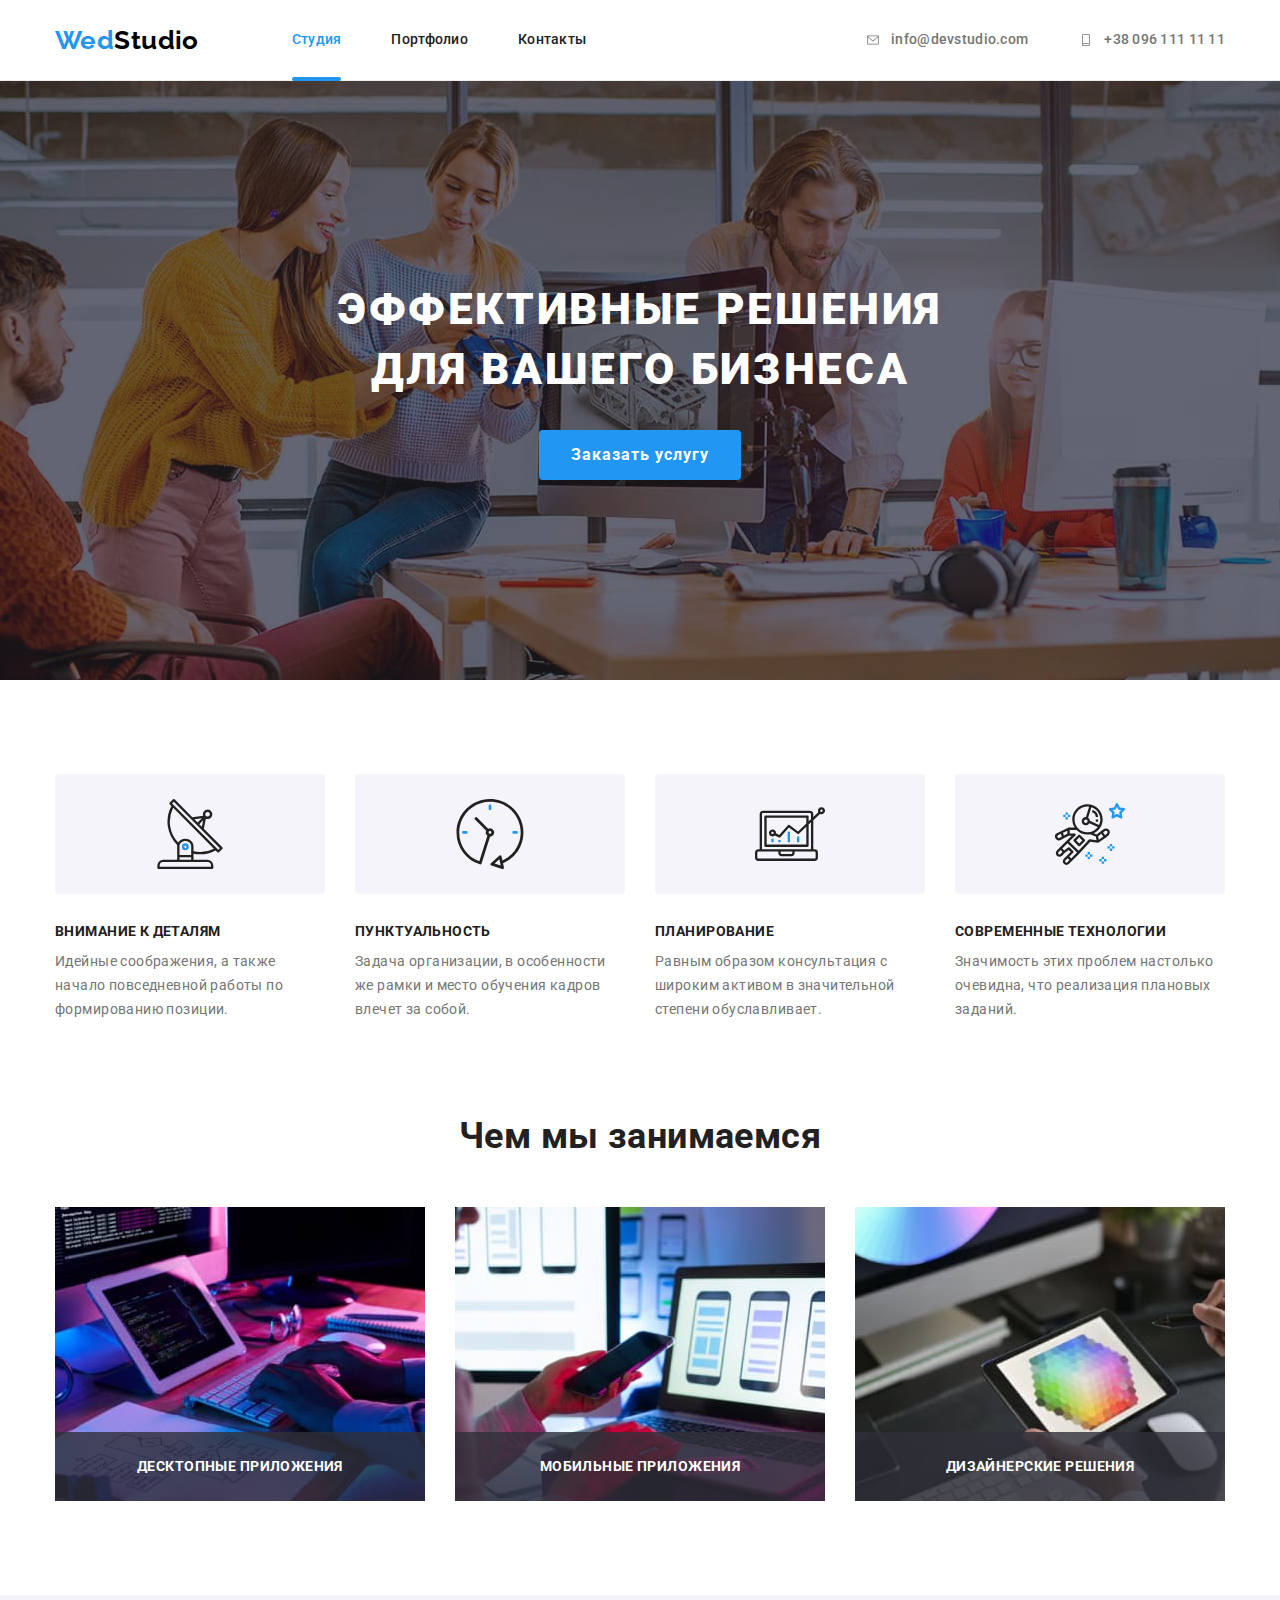
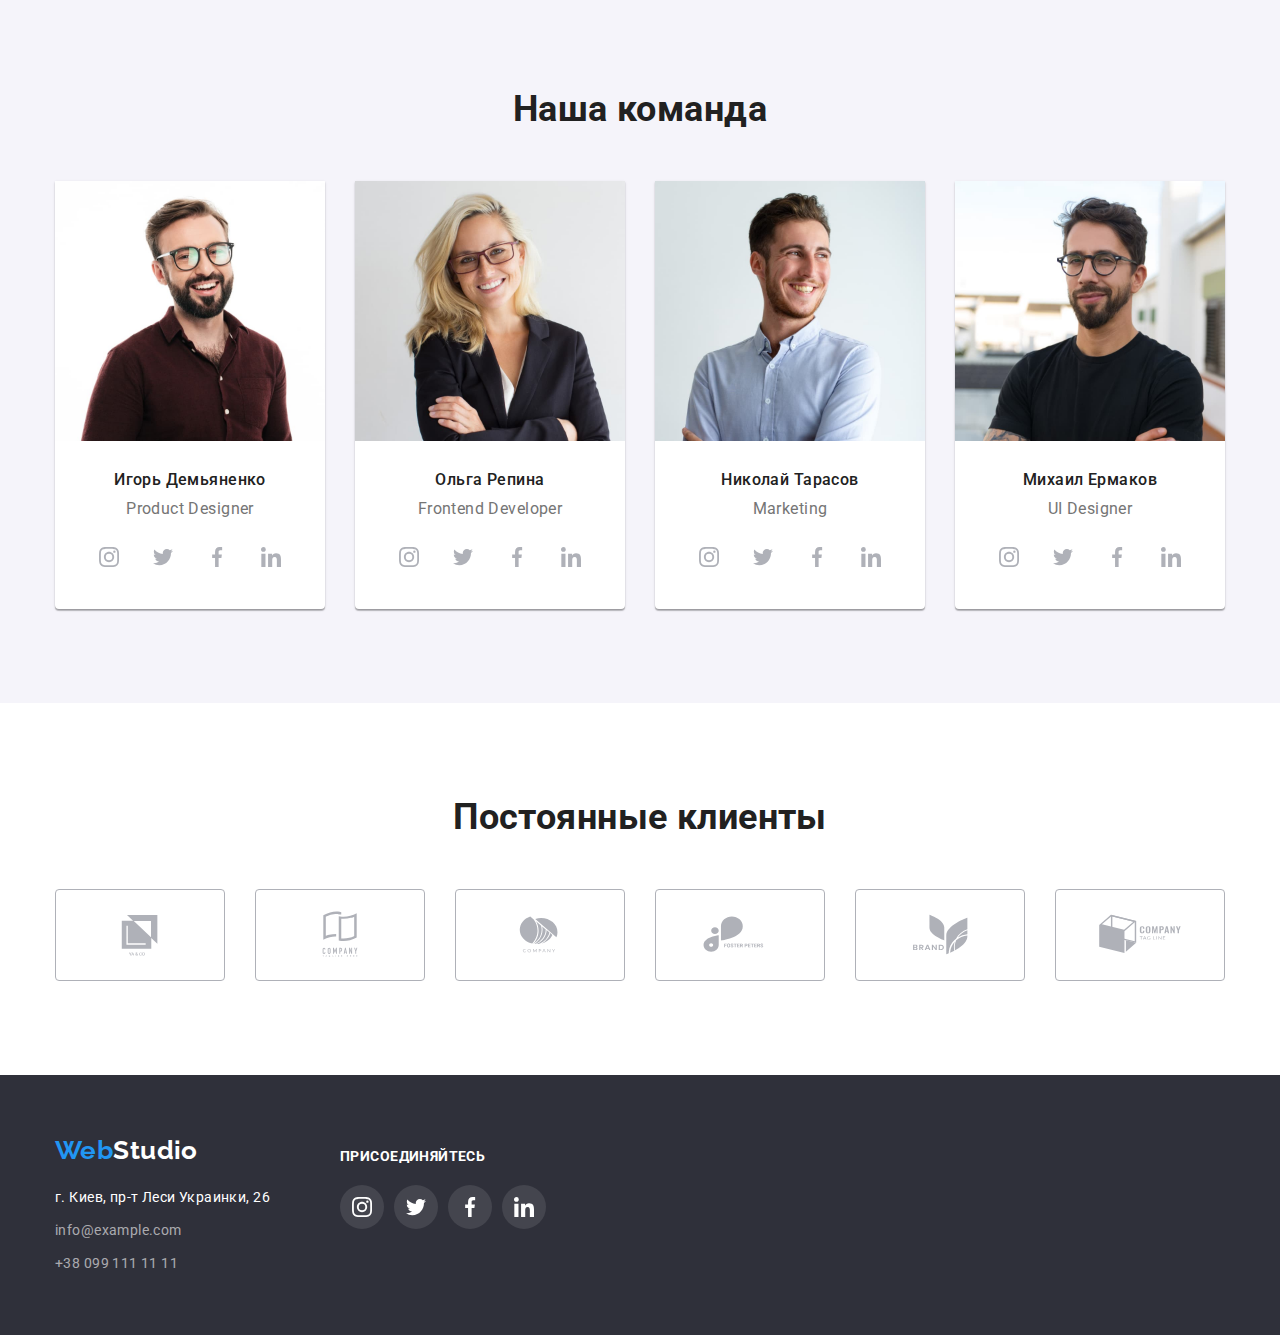
<file: index.html>
<!DOCTYPE html>
<html lang="ru">
  <head>
    <meta charset="UTF-8" />
    <meta name="viewport" content="width=device-width, initial-scale=1.0" />
    <title>Студия</title>
    <link
      href="https://fonts.googleapis.com/css2?family=Raleway:wght@700&family=Roboto:wght@400;500;700;900&display=swap"
      rel="stylesheet"
    />
    <link
      rel="stylesheet"
      href="https://cdnjs.cloudflare.com/ajax/libs/modern-normalize/1.1.0/modern-normalize.min.css"
    />
    <link rel="stylesheet" href="./css/styles.css" />
  </head>
  <body>
    <!-- Шапка сайта -->
    <header class="header">
      <div class="container">
        <div class="main-nav">
          <!-- Навигация сайта -->
          <nav class="primary-nav">
            <a href="./" class="logo" lang="en"><span class="logo-primary">Wed</span>Studio</a>

            <ul class="site-nav primary list">
              <li class="item primary">
                <a href="./index.html" class="link primary">Студия</a>
              </li>
              <li class="item"><a href="./portfolio.html" class="link">Портфолио</a></li>
              <li class="item"><a href="./" class="link">Контакты</a></li>
            </ul>
          </nav>
          <!-- Контактная информация -->
          <ul class="site-nav auth list">
            <li class="item">
              <a href="mailto:info@devstudio.com" class="link auth-one">
                <svg class="icon" width="16px" height="12px">
                  <use href="./images/sprite.svg#icon-mail"></use></svg
                >info@devstudio.com</a
              >
            </li>
            <li class="item">
              <a href="tel:+380961111111" class="link auth-two"
                ><svg class="icon" width="16px" height="12px">
                  <use href="./images/sprite.svg#icon-smartphone"></use></svg
                >+38 096 111 11 11</a
              >
            </li>
          </ul>
        </div>
      </div>
    </header>

    <!-- Главный контент страницы -->
    <main>
      <!-- Секция герой или приветствия -->
      <section class="hero overlay">
        <h1 class="hero-title">Эффективные решения для вашего бизнеса</h1>
        <button type="button" class="hero-button" data-modal-open>Заказать услугу</button>
      </section>

      <!-- Секция преимущества сервиса -->
      <section class="features section">
        <div class="container">
          <h2>Преимущиства сервиса</h2>

          <ul class="features-main list">
            <li class="item">
              <div class="icon-features">
                <svg width="70px" height="70px">
                  <use href="./images/sprite.svg#icon-antenna"></use>
                </svg>
              </div>
              <h3 class="features-title">Внимание к деталям</h3>
              <p class="features-text">
                Идейные соображения, а также начало повседневной работы по формированию позиции.
              </p>
            </li>
            <li class="item">
              <div class="icon-features">
                <svg width="70px" height="70px">
                  <use href="./images/sprite.svg#icon-clock"></use>
                </svg>
              </div>
              <h3 class="features-title">Пунктуальность</h3>
              <p class="features-text">
                Задача организации, в особенности же рамки и место обучения кадров влечет за собой.
              </p>
            </li>
            <li class="item">
              <div class="icon-features">
                <svg width="70px" height="70px">
                  <use href="./images/sprite.svg#icon-diagram"></use>
                </svg>
              </div>
              <h3 class="features-title">Планирование</h3>
              <p class="features-text">
                Равным образом консультация с широким активом в значительной степени обуславливает.
              </p>
            </li>
            <li class="item">
              <div class="icon-features">
                <svg width="70px" height="70px">
                  <use href="./images/sprite.svg#icon-astronaut"></use>
                </svg>
              </div>
              <h3 class="features-title">Современные технологии</h3>
              <p class="features-text">
                Значимость этих проблем настолько очевидна, что реализация плановых заданий.
              </p>
            </li>
          </ul>
        </div>
      </section>

      <!-- Секция занятий сайта -->
      <section class="description section">
        <div class="container description">
          <h2 class="description-title">Чем мы занимаемся</h2>
          <ul class="list">
            <li class="item">
              <div class="description-box">
                <img
                  class="description-image"
                  src="./images/box1.jpg"
                  alt="Человек печатает на ноутбуке"
                  width="370"
                />
                <div class="subtitle"><h3>Десктопные приложения</h3></div>
              </div>
            </li>
            <li class="item">
              <div class="description-box">
                <img
                  class="description-image"
                  src="./images/box2.jpg"
                  alt="Человек держит телефон в руке"
                  width="370"
                />
                <div class="subtitle"><h3>Мобильные приложения</h3></div>
              </div>
            </li>
            <li class="item">
              <div class="description-box">
                <img
                  class="description-image"
                  src="./images/box3.jpg"
                  alt="Человек рисует на планшете"
                  width="370"
                />
                <div class="subtitle"><h3>Дизайнерские решения</h3></div>
              </div>
            </li>
          </ul>
        </div>
      </section>

      <!-- Секция "Наша команда" -->
      <section class="team section">
        <div class="container">
          <h2 class="team-title">Наша команда</h2>
          <ul class="list">
            <li class="item">
              <img
                class="team-image"
                src="./images/team1.jpg"
                alt="Изображение мужчины"
                width="270"
              />
              <div class="team-element">
                <h3 class="team-title-small">Игорь Демьяненко</h3>
                <p lang="en" class="team-text">Product Designer</p>
                <div>
                  <ul class="list team-list">
                    <li class="team-items">
                      <a href="./" class="team-icon"
                        ><svg class="svg-icon" width="20px" height="20px">
                          <use href="./images/sprite.svg#icon-instagram"></use></svg
                      ></a>
                    </li>
                    <li class="team-items">
                      <a href="./" class="team-icon"
                        ><svg class="svg-icon" width="20px" height="20px">
                          <use href="./images/sprite.svg#icon-twitter"></use></svg
                      ></a>
                    </li>
                    <li class="team-items">
                      <a href="./" class="team-icon"
                        ><svg class="svg-icon" width="20px" height="20px">
                          <use href="./images/sprite.svg#icon-facebook"></use></svg
                      ></a>
                    </li>
                    <li class="team-items">
                      <a href="./" class="team-icon"
                        ><svg class="svg-icon" width="20px" height="20px">
                          <use href="./images/sprite.svg#icon-linkedin"></use></svg
                      ></a>
                    </li>
                  </ul>
                </div>
              </div>
            </li>
            <li class="item">
              <img
                class="team-image"
                src="./images/team2.jpg"
                alt="Изображение женщины"
                width="270"
              />
              <div class="team-element">
                <h3 class="team-title-small">Ольга Репина</h3>
                <p lang="en" class="team-text">Frontend Developer</p>
                <div>
                  <ul class="list team-list">
                    <li class="team-items">
                      <a href="./" class="team-icon"
                        ><svg class="svg-icon" width="20px" height="20px">
                          <use href="./images/sprite.svg#icon-instagram"></use></svg
                      ></a>
                    </li>
                    <li class="team-items">
                      <a href="./" class="team-icon"
                        ><svg class="svg-icon" width="20px" height="20px">
                          <use href="./images/sprite.svg#icon-twitter"></use></svg
                      ></a>
                    </li>
                    <li class="team-items">
                      <a href="./" class="team-icon"
                        ><svg class="svg-icon" width="20px" height="20px">
                          <use href="./images/sprite.svg#icon-facebook"></use></svg
                      ></a>
                    </li>
                    <li class="team-items">
                      <a href="./" class="team-icon"
                        ><svg class="svg-icon" width="20px" height="20px">
                          <use href="./images/sprite.svg#icon-linkedin"></use></svg
                      ></a>
                    </li>
                  </ul>
                </div>
              </div>
            </li>
            <li class="item">
              <img
                class="team-image"
                src="./images/team3.jpg"
                alt="Изображение мужчины"
                width="270"
              />
              <div class="team-element">
                <h3 class="team-title-small">Николай Тарасов</h3>
                <p lang="en" class="team-text">Marketing</p>
                <div>
                  <ul class="list team-list">
                    <li class="team-items">
                      <a href="./" class="team-icon"
                        ><svg class="svg-icon" width="20px" height="20px">
                          <use href="./images/sprite.svg#icon-instagram"></use></svg
                      ></a>
                    </li>
                    <li class="team-items">
                      <a href="./" class="team-icon"
                        ><svg class="svg-icon" width="20px" height="20px">
                          <use href="./images/sprite.svg#icon-twitter"></use></svg
                      ></a>
                    </li>
                    <li class="team-items">
                      <a href="./" class="team-icon"
                        ><svg class="svg-icon" width="20px" height="20px">
                          <use href="./images/sprite.svg#icon-facebook"></use></svg
                      ></a>
                    </li>
                    <li class="team-items">
                      <a href="./" class="team-icon"
                        ><svg class="svg-icon" width="20px" height="20px">
                          <use href="./images/sprite.svg#icon-linkedin"></use></svg
                      ></a>
                    </li>
                  </ul>
                </div>
              </div>
            </li>
            <li class="item">
              <img
                class="team-image"
                src="./images/team4.jpg"
                alt="Изображение мужчины"
                width="270"
              />
              <div class="team-element">
                <h3 class="team-title-small">Михаил Ермаков</h3>
                <p lang="en" class="team-text">UI Designer</p>
                <div>
                  <ul class="list team-list">
                    <li class="team-items">
                      <a href="./" class="team-icon"
                        ><svg class="svg-icon" width="20px" height="20px">
                          <use href="./images/sprite.svg#icon-instagram"></use></svg
                      ></a>
                    </li>
                    <li class="team-items">
                      <a href="./" class="team-icon"
                        ><svg class="svg-icon" width="20px" height="20px">
                          <use href="./images/sprite.svg#icon-twitter"></use></svg
                      ></a>
                    </li>
                    <li class="team-items">
                      <a href="./" class="team-icon"
                        ><svg class="svg-icon" width="20px" height="20px">
                          <use href="./images/sprite.svg#icon-facebook"></use></svg
                      ></a>
                    </li>
                    <li class="team-items">
                      <a href="./" class="team-icon"
                        ><svg class="svg-icon" width="20px" height="20px">
                          <use href="./images/sprite.svg#icon-linkedin"></use></svg
                      ></a>
                    </li>
                  </ul>
                </div>
              </div>
            </li>
          </ul>
        </div>
      </section>

      <!-- Постояные клиенты -->
      <section class="clients section">
        <div class="container">
          <h2 class="clients-title">Постоянные клиенты</h2>

          <ul class="list clients-list">
            <li class="clients-box">
              <a href="./" class="item">
                <svg width="170px" height="92px" class="svg-item">
                  <use href="./images/sprite.svg#icon-company-one"></use>
                </svg>
              </a>
            </li>
            <li class="clients-box">
              <a href="./" class="item">
                <svg width="170px" height="92px" class="svg-item">
                  <use href="./images/sprite.svg#icon-company-two"></use>
                </svg>
              </a>
            </li>
            <li class="clients-box">
              <a href="./" class="item">
                <svg width="170px" height="92px" class="svg-item">
                  <use href="./images/sprite.svg#icon-company-three"></use>
                </svg>
              </a>
            </li>
            <li class="clients-box">
              <a href="./" class="item">
                <svg width="170px" height="92px" class="svg-item">
                  <use href="./images/sprite.svg#icon-company-four"></use>
                </svg>
              </a>
            </li>
            <li class="clients-box">
              <a href="./" class="item">
                <svg width="170px" height="92px" class="svg-item">
                  <use href="./images/sprite.svg#icon-company-five"></use>
                </svg>
              </a>
            </li>
            <li class="clients-box">
              <a href="./" class="item">
                <svg width="170px" height="92px" class="svg-item">
                  <use href="./images/sprite.svg#icon-company-six"></use>
                </svg>
              </a>
            </li>
          </ul>
        </div>
      </section>
    </main>

    <!-- Подвал сайта -->
    <footer class="footer">
      <div class="container footer-flex">
        <div>
          <a href="./" lang="en" class="logo logo-footer"
            ><span class="logo-primary">Web</span>Studio</a
          >
          <address class="address list">
            <ul class="list">
              <li class="item">
                <a href="./" class="footer-link white" target="_blank" rel="noopener noreferrer"
                  >г. Киев, пр-т Леси Украинки, 26</a
                >
              </li>
              <li class="item">
                <a href="mailto:info@example.com" class="footer-link">info@example.com</a>
              </li>
              <li class="item">
                <a href="tel:+380991111111" class="footer-link">+38 099 111 11 11</a>
              </li>
            </ul>
          </address>
        </div>
        <div class="footer-box">
          <p class="box-title">Присоединяйтесь</p>
          <ul class="list footer-list">
            <li class="footer-list-two">
              <a href="./" class="footer-items">
                <svg width="20px" height="20px">
                  <use href="./images/sprite.svg#icon-instagram-footer"></use>
                </svg>
              </a>
            </li>
            <li class="footer-list-two">
              <a href="./" class="footer-items">
                <svg width="20px" height="20px">
                  <use href="./images/sprite.svg#icon-twitter-footer"></use>
                </svg>
              </a>
            </li>
            <li class="footer-list-two">
              <a href="./" class="footer-items">
                <svg width="20px" height="20px">
                  <use href="./images/sprite.svg#icon-facebook-footer"></use>
                </svg>
              </a>
            </li>
            <li class="footer-list-two">
              <a href="./" class="footer-items">
                <svg width="20px" height="20px">
                  <use href="./images/sprite.svg#icon-linkedin-footer"></use>
                </svg>
              </a>
            </li>
          </ul>
        </div>
      </div>
    </footer>

    <div class="backdrop is-hidden" data-modal>
      <div class="modal">
        <button class="modal-button" data-modal-close>
          <div class="bg-btn">
            <img class="modal-img" src="./images/close.svg" alt="icon" />
          </div>
        </button>
      </div>
    </div>

    <script src="./js/modal.js"></script>
  </body>
</html>
</file>
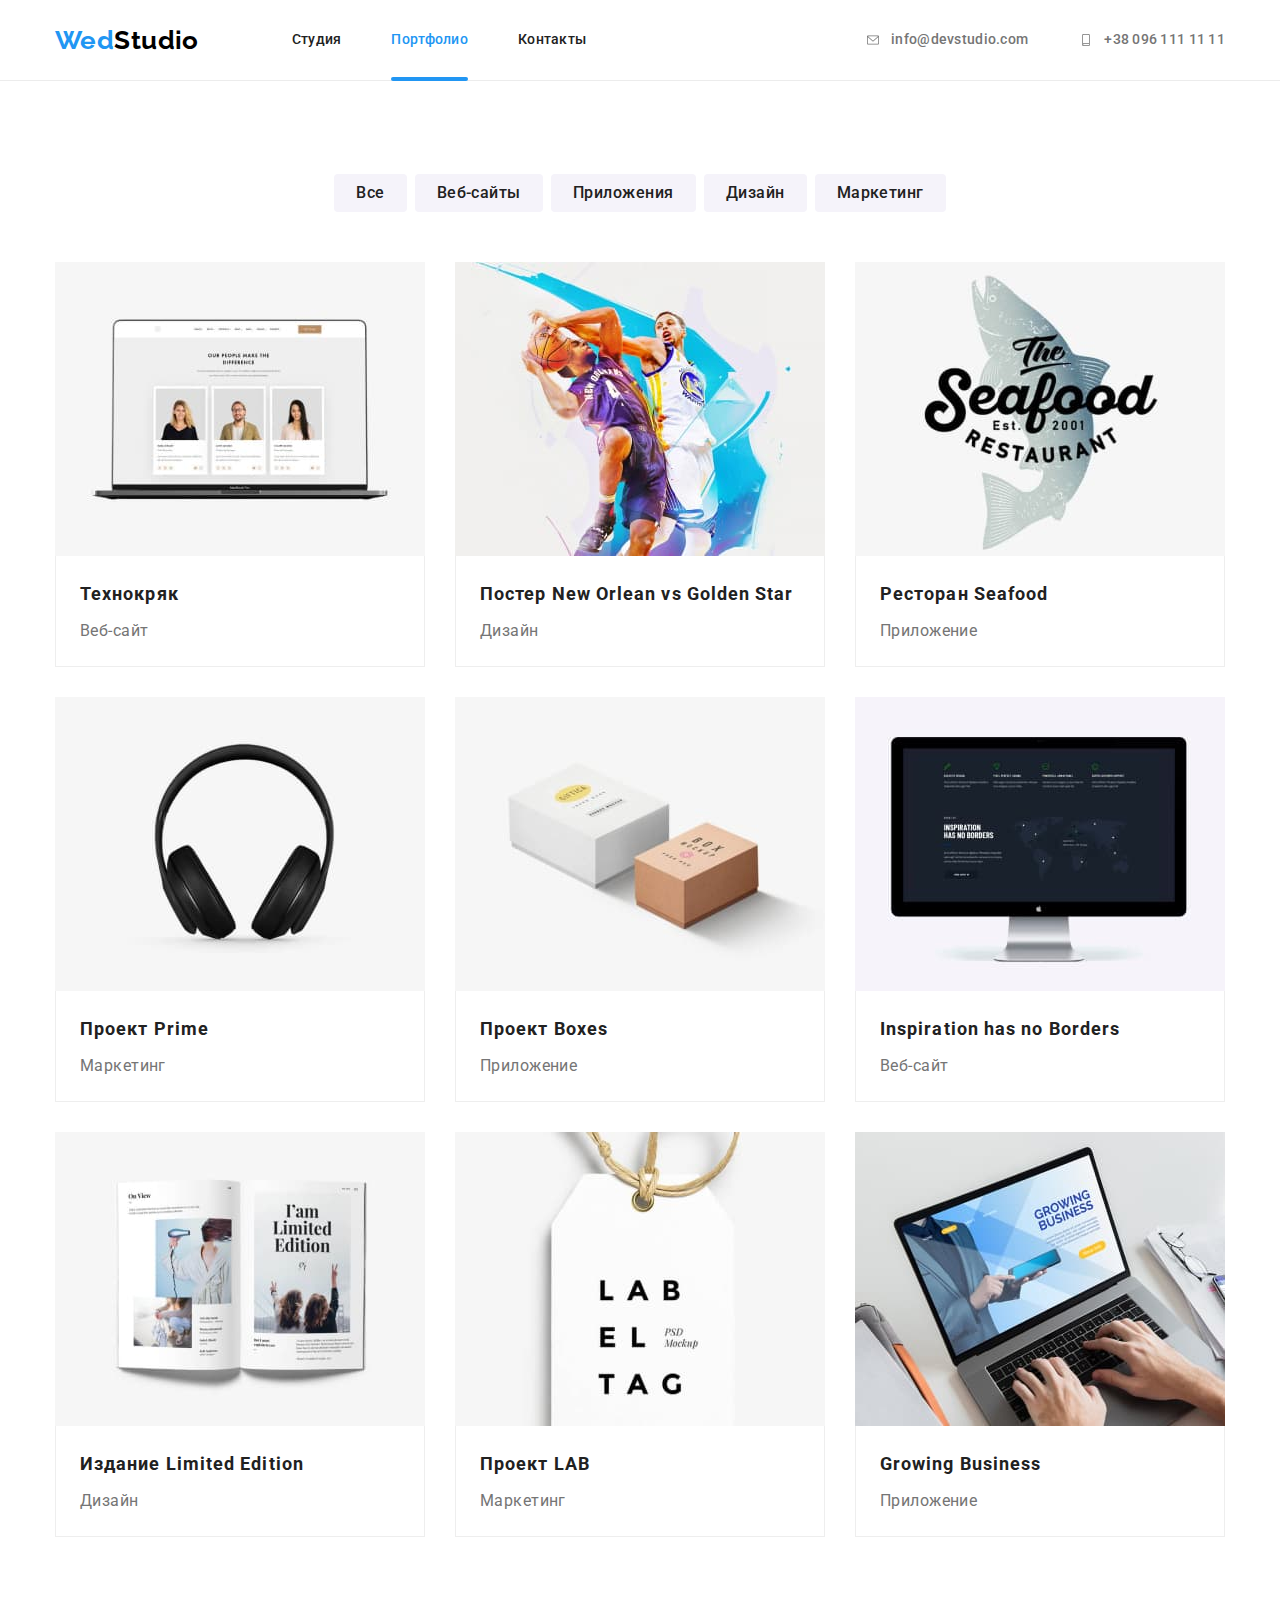
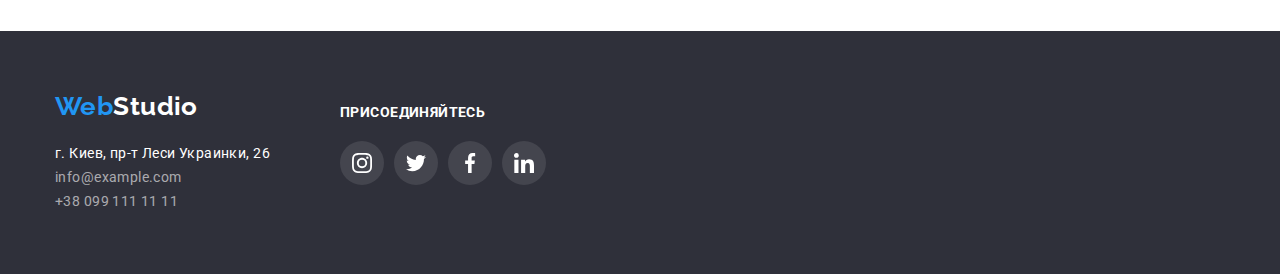
<file: portfolio.html>
<!DOCTYPE html>
<html lang="ru">
  <head>
    <meta charset="UTF-8" />
    <meta name="viewport" content="width=device-width, initial-scale=1.0" />
    <title>Портфолио</title>
    <link
      href="https://fonts.googleapis.com/css2?family=Raleway:wght@700&family=Roboto:wght@400;500;700;900&display=swap"
      rel="stylesheet"
    />
    <link
      rel="stylesheet"
      href="https://cdnjs.cloudflare.com/ajax/libs/modern-normalize/1.1.0/modern-normalize.min.css"
    />
    <link rel="stylesheet" href="./css/styles.css" />
  </head>
  <body>
    <!-- Шапка сайта -->
    <header class="header">
      <div class="container">
        <div class="main-nav">
          <!-- Навигация сайта -->
          <nav class="primary-nav">
            <a href="./" lang="en" class="logo"><span class="logo-primary">Wed</span>Studio</a>

            <ul class="site-nav primary list">
              <li class="item"><a href="./index.html" class="link">Студия</a></li>
              <li class="item primary">
                <a href="./portfolio.html" class="link primary">Портфолио</a>
              </li>
              <li class="item"><a href="./" class="link">Контакты</a></li>
            </ul>
          </nav>
          <!-- Контактная информация -->
          <ul class="site-nav auth list">
            <li class="item">
              <a href="mailto:info@devstudio.com" class="link auth-one"
                ><svg class="icon" width="16px" height="12px">
                  <use href="./images/sprite.svg#icon-mail"></use></svg
                >info@devstudio.com</a
              >
            </li>
            <li class="item">
              <a href="tel:+380961111111" class="link auth-two"
                ><svg class="icon" width="16px" height="12px">
                  <use href="./images/sprite.svg#icon-smartphone"></use></svg
                >+38 096 111 11 11</a
              >
            </li>
          </ul>
        </div>
      </div>
    </header>

    <!-- Главный контент страницы -->
    <main>
      <!-- Главная секция страницы -->
      <section class="section">
        <div class="container">
          <!-- Скрытый заголовок -->
          <h1>Примеры работ</h1>
          <!-- Фильтер -->
          <ul class="list filter-list">
            <li class="item"><button type="button" class="filter-button">Все</button></li>
            <li class="item"><button type="button" class="filter-button">Веб-сайты</button></li>
            <li class="item"><button type="button" class="filter-button">Приложения</button></li>
            <li class="item"><button type="button" class="filter-button">Дизайн</button></li>
            <li class="item"><button type="button" class="filter-button">Маркетинг</button></li>
          </ul>
          <!-- Список из елементов фильтра -->
          <ul class="items list">
            <li class="item">
              <a href="./" class="link">
                <div class="items-element">
                  <img
                    class="items-img"
                    src="./images/image-one.jpg"
                    alt="Экран ноутбука с веб-страницой"
                    width="370"
                  />
                  <div class="items-overlay">
                    <p class="items-subtext">
                      Ресурс предлагает комплексные предложения с разным уровнем функционала и
                      сервисов. Все это позволит посетителю получить исчерпывающие сведения о
                      компании или частном лице.
                    </p>
                  </div>
                </div>
                <div class="border-items">
                  <h2 class="items-title">Технокряк</h2>
                  <p class="items-text">Веб-сайт</p>
                </div>
              </a>
            </li>
            <li class="item">
              <a href="./" class="link">
                <div class="items-element">
                  <img
                    class="items-img"
                    src="./images/image-two.jpg"
                    alt="Два баскитболиста"
                    width="370"
                  />
                  <div class="items-overlay">
                    <p class="items-subtext">
                      Ресурс предлагает комплексные предложения с разным уровнем функционала и
                      сервисов. Все это позволит посетителю получить исчерпывающие сведения о
                      компании или частном лице.
                    </p>
                  </div>
                </div>
                <div class="border-items">
                  <h2 class="items-title">
                    Постер <span lang="en">New Orlean vs Golden Star</span>
                  </h2>
                  <p class="items-text">Дизайн</p>
                </div>
              </a>
            </li>
            <li class="item">
              <a href="./" class="link">
                <div class="items-element">
                  <img
                    class="items-img"
                    src="./images/image-three.jpg"
                    alt="Логотип компании"
                    width="370"
                  />
                  <div class="items-overlay">
                    <p class="items-subtext">
                      Ресурс предлагает комплексные предложения с разным уровнем функционала и
                      сервисов. Все это позволит посетителю получить исчерпывающие сведения о
                      компании или частном лице.
                    </p>
                  </div>
                </div>
                <div class="border-items">
                  <h2 class="items-title">Ресторан <span lang="en">Seafood</span></h2>
                  <p class="items-text">Приложение</p>
                </div>
              </a>
            </li>
            <li class="item">
              <a href="./" class="link">
                <div class="items-element">
                  <img class="items-img" src="./images/image-four.jpg" alt="Наушники" width="370" />
                  <div class="items-overlay">
                    <p class="items-subtext">
                      Ресурс предлагает комплексные предложения с разным уровнем функционала и
                      сервисов. Все это позволит посетителю получить исчерпывающие сведения о
                      компании или частном лице.
                    </p>
                  </div>
                </div>
                <div class="border-items">
                  <h2 class="items-title">Проект <span lang="en">Prime</span></h2>
                  <p class="items-text">Маркетинг</p>
                </div>
              </a>
            </li>
            <li class="item">
              <a href="./" class="link">
                <div class="items-element">
                  <img
                    class="items-img"
                    src="./images/image-five.jpg"
                    alt="Картоные коробки"
                    width="370"
                  />
                  <div class="items-overlay">
                    <p class="items-subtext">
                      Ресурс предлагает комплексные предложения с разным уровнем функционала и
                      сервисов. Все это позволит посетителю получить исчерпывающие сведения о
                      компании или частном лице.
                    </p>
                  </div>
                </div>
                <div class="border-items">
                  <h2 class="items-title">Проект <span lang="en">Boxes</span></h2>
                  <p class="items-text">Приложение</p>
                </div>
              </a>
            </li>
            <li class="item">
              <a href="./" class="link">
                <div class="items-element">
                  <img
                    class="items-img"
                    src="./images/image-six.jpg"
                    alt="Экран с открытым сайтом"
                    width="370"
                  />
                  <div class="items-overlay">
                    <p class="items-subtext">
                      Ресурс предлагает комплексные предложения с разным уровнем функционала и
                      сервисов. Все это позволит посетителю получить исчерпывающие сведения о
                      компании или частном лице.
                    </p>
                  </div>
                </div>
                <div class="border-items">
                  <h2 lang="en" class="items-title">Inspiration has no Borders</h2>
                  <p class="items-text">Веб-сайт</p>
                </div>
              </a>
            </li>
            <li class="item">
              <a href="./" class="link">
                <div class="items-element">
                  <img
                    class="items-img"
                    src="./images/image-seven.jpg"
                    alt="Открытый журнал"
                    width="370"
                  />
                  <div class="items-overlay">
                    <p class="items-subtext">
                      Ресурс предлагает комплексные предложения с разным уровнем функционала и
                      сервисов. Все это позволит посетителю получить исчерпывающие сведения о
                      компании или частном лице.
                    </p>
                  </div>
                </div>
                <div class="border-items">
                  <h2 class="items-title">Издание <span>Limited Edition</span></h2>
                  <p class="items-text">Дизайн</p>
                </div>
              </a>
            </li>
            <li class="item">
              <a href="./" class="link">
                <div class="items-element">
                  <img
                    class="items-img"
                    src="./images/image-eight.jpg"
                    alt="Бирка с логотипом"
                    width="370"
                  />
                  <div class="items-overlay">
                    <p class="items-subtext">
                      Ресурс предлагает комплексные предложения с разным уровнем функционала и
                      сервисов. Все это позволит посетителю получить исчерпывающие сведения о
                      компании или частном лице.
                    </p>
                  </div>
                </div>
                <div class="border-items">
                  <h2 class="items-title">Проект <span>LAB</span></h2>
                  <p class="items-text">Маркетинг</p>
                </div>
              </a>
            </li>
            <li class="item">
              <a href="./" class="link">
                <div class="items-element">
                  <img
                    class="items-img"
                    src="./images/image-nine.jpg"
                    alt="Ноутбук с открытым сайтом"
                    width="370"
                  />
                  <div class="items-overlay">
                    <p class="items-subtext">
                      Ресурс предлагает комплексные предложения с разным уровнем функционала и
                      сервисов. Все это позволит посетителю получить исчерпывающие сведения о
                      компании или частном лице.
                    </p>
                  </div>
                </div>
                <div class="border-items">
                  <h2 lang="en" class="items-title">Growing Business</h2>
                  <p class="items-text">Приложение</p>
                </div>
              </a>
            </li>
          </ul>
        </div>
      </section>
    </main>

    <!-- Подвал сайта -->
    <footer class="footer">
      <div class="container footer-flex">
        <div>
          <a href="./" lang="en" class="logo logo-footer"
            ><span class="logo-primary">Web</span>Studio</a
          >
          <address class="address list">
            <ul class="list">
              <li>
                <a href="./" class="footer-link white" target="_blank" rel="noopener noreferrer"
                  >г. Киев, пр-т Леси Украинки, 26</a
                >
              </li>
              <li><a href="mailto:info@example.com" class="footer-link">info@example.com</a></li>
              <li><a href="tel:+380991111111" class="footer-link">+38 099 111 11 11</a></li>
            </ul>
          </address>
        </div>
        <div class="footer-box">
          <p class="box-title">Присоединяйтесь</p>
          <ul class="list footer-list">
            <li class="footer-list-two">
              <a href="./" class="footer-items">
                <svg width="20px" height="20px">
                  <use href="./images/sprite.svg#icon-instagram-footer"></use>
                </svg>
              </a>
            </li>
            <li class="footer-list-two">
              <a href="./" class="footer-items">
                <svg width="20px" height="20px">
                  <use href="./images/sprite.svg#icon-twitter-footer"></use>
                </svg>
              </a>
            </li>
            <li class="footer-list-two">
              <a href="./" class="footer-items">
                <svg width="20px" height="20px">
                  <use href="./images/sprite.svg#icon-facebook-footer"></use>
                </svg>
              </a>
            </li>
            <li class="footer-list-two">
              <a href="./" class="footer-items">
                <svg width="20px" height="20px">
                  <use href="./images/sprite.svg#icon-linkedin-footer"></use>
                </svg>
              </a>
            </li>
          </ul>
        </div>
      </div>
    </footer>
  </body>
</html>
</file>
<file: css/styles.css>
/* #212121 Основной цвет текста */
/* #757575 Вторичный цвет текста */
/* #fff Белый */
/* #2196F3 Акцент */
/* rgba(255, 255, 255, .6) Вспомогательный цвет текста  */
/* #E5E5E5 Основной цвет фона */
/* #2F303A Воспомагательный цвет фона */
/* #000 Цвет логотипа */

:root {
  --title-text-color: #212121;  
  --secondary-text-color: #757575;
  --primary-white-color: #fff;
  --acent-color: #2196F3;
  --secondary-white-color: rgba(255, 255, 255, .6);
  --primary-background-color: #E5E5E5;
  --secondary-background-color: #2F303A;
  --logo-black-color: #000;
}


body {
  background-color: var(--primary-white-color);
  color: var(--title-text-color);

  font-family: Roboto, sans-serif;
  letter-spacing: .03em;
  font-size: 14px;
  line-height: 1.14;
}

.section {
  padding-top: 94px;
  padding-bottom: 94px;
}
/* Блок контейнера */
.container {
  margin-left: auto;
  margin-right: auto;
  width: 1200px;
  padding-left: 15px;
  padding-right: 15px;
}

.header {
  outline: 1px solid #ECECEC;
}
/* Логотип */
.logo {
  display: block  ;

  color: var(--logo-black-color);
  font-family: Raleway, sans-serif;
  font-size: 26px;
  font-weight: 700;
  line-height: 1.19;
  text-decoration: none;

  
}

.logo .logo-primary {
  color: var(--acent-color);
}
/* Навигация сайта */
.primary-nav {
  display: flex;
  align-items: center;
}

.site-nav .link{
  display: flex;
  align-items: center;
  padding-top: 32px;
  padding-bottom: 32px;

  color: var(--title-text-color);
  font-weight: 500;
  letter-spacing: .02em;
  text-decoration: none;

  transition-property: color;
  transition-duration: 250ms;
  transition-timing-function: cubic-bezier(0.4, 0, 0.2, 1);
}

.site-nav .icon {
  margin-right: 10px;
}

.site-nav .link:hover,
.site-nav .link:focus {
  color: var(--acent-color);
}

.auth-one .icon,
.auth-two .icon {
  fill: var(--secondary-text-color);

  transition-property: fill;
  transition-duration: 250ms;
  transition-timing-function: cubic-bezier(0.4, 0, 0.2, 1);
}

.auth-one:hover .icon,
.auth-one:focus .icon,
.auth-two:hover .icon,
.auth-two:focus .icon {
  fill: var(--acent-color);
}

.site-nav .auth-one,
.site-nav .auth-two {
  color: var(--secondary-text-color);
}

.site-nav.primary {
  display: flex;
  align-items: center;
  margin-left: 93px;
}

.site-nav .item + .item {
  margin-left: 50px;
}

.main-nav {
  display: flex;
  align-items: center;
}

.site-nav.auth {
  display: flex;
  margin-left: auto;
}

.auth .item+.item {
  margin-left: 50px;
}

.site-nav .item {
  position: relative;
}

/* Подчеркивание элемента "Студия" */

.site-nav .link.primary::after {
  position: absolute;
  bottom: -1px;
  left: 0;
  content: "";
  
  border: none;
  min-width: 100%;
  height: 4px;
  background-color: var(--acent-color);

  border-radius: 2px;
}

/* Клас для сброса параметров списков */
.list {
  margin-bottom: 0;
  margin-top: 0;
  padding-right: 0;
  padding-left: 0;

  list-style: none;
}

/* Секция герой или приветствия */
.hero {
  padding-bottom: 200px;
  padding-top: 200px;
  background-color: var(--secondary-background-color);
  text-align: center;
}

.overlay {
  background-color: var(--secondary-background-color);
  background-image: linear-gradient(
    rgba(47, 48, 58, 0.4),
    rgba(47, 48, 58, 0.4)),
    url(../images/fon.jpg)
  ;
  height: 600px;
  max-width: 1600px;
  margin-left: auto;
  margin-right: auto;
  background-repeat: no-repeat;
  background-size: cover;
  background-position: center;
}

.hero-title {
  margin-top: 0;
  margin-bottom: 30px;
  margin-left: auto;
  margin-right: auto;

  max-width: 696px;
  color: var(--primary-white-color);
  font-weight: 900;
  font-size: 44px;
  line-height: 1.36;  
  letter-spacing: 0.06em;
  text-transform: uppercase;
}

.hero-button {
  padding-top: 10px;
  padding-bottom: 10px;
  padding-left: 32px;
  padding-right: 32px;

  color: var(--primary-white-color);
  background-color: var(--acent-color);  
  font-family: inherit;
  font-weight: 700;
  font-size: 16px;
  line-height: 1.88;
  letter-spacing: 0.06em;
  border: none;
  cursor: pointer;
  border-radius: 4px;
}

/* Секция преимущиства */

/* Скрытый заголовок */
.features h2 {
  margin-top: 0;
  margin-bottom: 0;
  font-size: 0;
  color: var(--primary-background-color);
}

.features-title {
  margin-top: 0;
  margin-bottom: 10px;
  font-weight: 700;
  font-size: 14px;
  text-transform: uppercase;
}

.features-text {
  width: 270px;
  margin-top: 0;
  margin-bottom: 0;

  color: var(--secondary-text-color);
  line-height: 1.71;
}

.features-main {
  display: flex;
}

.features-main .item:not(:last-child) {
  margin-right: 30px ;
}

.icon-features {
  display: flex;
  justify-content: center;
  align-items: center;
  margin-bottom: 30px;
  height: 120px;

  background-color: #F5F4FA;
  border-radius: 4px;
  text-align: center;
}

/* Секция занятий сайта */

.description .list {
  display: flex;
}

.description .item:not(:last-child) {
  margin-right: 30px;
}

.description.section {
  padding-top: 0;
}

.description-title, 
.team-title {
  padding-top: 0;
  margin-top: 0;
  margin-bottom: 50px;

  color: var(--title-text-color);

  font-weight: 700;
  font-size: 36px;
  line-height: 1.16;
  text-align: center;
}

.description-image {
  display: block;
}

.description-box {
  position: relative;
}

.description .subtitle {
  position: absolute;
  bottom: 0;
  left: 0;

  width: 100%;
  padding-top: 27px;
  padding-bottom: 27px;

  background-color: rgba(47, 48, 58, 0.8);
  text-align: center;
}

.description .subtitle h3 {
  display: block;
  margin: 0;
  
  font-size: 14px;
  font-weight: 700;
  text-align: center;
  text-transform: uppercase;
  color: var(--primary-white-color);
}

/* Секция наша команда */
.team {
  background-color: #F5F4FA;
}

.team .list {
  display: flex;
}

.team .item {
  background-color: var(--primary-white-color);
  box-shadow: 0px 1px 3px rgba(0, 0, 0, 0.12), 0px 1px 1px rgba(0, 0, 0, 0.14), 0px 2px 1px rgba(0, 0, 0, 0.2);
  border-radius: 0px 0px 4px 4px;
}

.team-items + .team-items {
  margin-left: 10px;
}

.team .item:not(:last-child) {
  margin-right: 30px;
}

.team-image {
  display: block;
}

.team-title-small {
  margin-top: 0;
  margin-bottom: 0;

  text-align: center;
  font-weight: 500;
  font-size: 16px;
  line-height: 1.18;
}

.team-element {
  padding-top: 30px;
  padding-bottom: 30px;
}

.team-text {
  margin-top: 10px;
  margin-bottom: 0;

  text-align: center;
  color: var(--secondary-text-color);
  font-size: 16px;
  line-height: 1.18;
}

.team-icon {
  display: flex;
  justify-content: center;
  align-items: center;
  flex-direction: row;
  width: 44px;
  height: 44px;
  border-radius: 50%;

  transition-property: background-color;
  transition-duration: 250ms;
  transition-timing-function: cubic-bezier(0.4, 0, 0.2, 1);

}

.team-icon a {
  display: flex;
}

.team-icon:hover,
.team-icon:focus {
  background-color: var(--acent-color);
}

.svg-icon {
  fill: #AFB1B8;

  transition-property: fill;
  transition-duration: 250ms;
  transition-timing-function: cubic-bezier(0.4, 0, 0.2, 1);
}

.team-icon:hover .svg-icon,
.team-icon:focus .svg-icon {
  fill: var(--primary-white-color);
}

.team-list {
  display: flex;
  justify-content: center;
  align-items: center;

  margin-top: 16px;
}

/* Поcтояные клиенты */
.clients-title {
  margin-top: 0;
  margin-bottom: 50px;

  color: var(--title-text-color);
  text-align: center;
  font-weight: 700;
  font-size: 36px;
  line-height: 1.16;
}

.clients-list {
  display: flex;
  flex-wrap: nowrap;
  justify-content: center;

}

.clients-list .item {
  display: flex;
  justify-content: center;
  align-items: center;

  width: 170px;
  height: 92px;
  border: 1px solid #AFB1B8;
  border-radius: 4px;

  transition-property: border-color;
  transition-duration: 250ms;
  transition-timing-function: cubic-bezier(0.4, 0, 0.2, 1);
}

.clients-list .svg-item {
  fill: #AFB1B8;

  transition-property: fill;
  transition-duration: 250ms;
  transition-timing-function: cubic-bezier(0.4, 0, 0.2, 1);
}

.clients-list .item:hover,
.clients-list .item:focus {
  border-color: var(--acent-color);
}

.clients-list .item:hover .svg-item,
.clients-list .item:focus .svg-item {
  fill: var(--acent-color);
}

.clients-list .clients-box:not(:last-child) {
  margin-right: 30px;
}

.clients-list .item a {
  display: flex;
}




/* Подвал */
.footer {
  padding-top: 60px;
  padding-bottom: 60px;

  background-color: var(--secondary-background-color);
}

.logo.logo-footer {
  display: inline-block;
  margin-bottom: 20px;

  color: var(--primary-white-color);
}
.footer-link {
  display: block;

  color: var(--secondary-white-color);
  font-size: 14px;
  line-height: 1.71;
  text-decoration: none;
  font-style: normal;

  transition-property: color;
  transition-duration: 250ms;
  transition-timing-function: cubic-bezier(0.4, 0, 0.2, 1);
}

.footer .item:not(:last-child) {
  margin-bottom: 9px;
}

.footer-link.white {
  color: var(--primary-white-color);
}

.footer-link:hover,
.footer-link:focus {
  color: var(--acent-color);
}

.address > .list {
  display: inline-block;
}

.footer-flex {
  display: flex;
}

.footer-list {
  display: flex;
}

.footer-box {
  margin-left: 70px;
}

.box-title {
  margin-bottom: 20px;

  color: var(--primary-white-color);
  font-weight: 700;
  text-transform: uppercase;
}

.footer-items {
  display: flex;
  align-items: center;
  justify-content: center;

  height: 44px;
  width: 44px;

  background-color: rgba(255, 255, 255, 0.1);
  border-radius: 50%;

  transition-property: background-color;
  transition-duration: 250ms;
  transition-timing-function: cubic-bezier(0.4, 0, 0.2, 1);
}

.footer-list-two + .footer-list-two {
  margin-left: 10px;
}

.footer-items:hover,
.footer-items:focus {
  background-color: var(--acent-color);
}

.footer-items a {
  display: flex;
}
/* 
Страница портфолио "Шапка" сайта и "Футер"
копируюся из страницы "Студия"
*/

 /* Скрытый заголовок */
.section h1 {
  font-size: 0;
  margin: 0;
  color: var(--primary-white-color);
}

/* Ефект присутствия на страницы (для "Студии и Портфолио") */
.link.primary {
  color:var(--acent-color);
}

/* Кнопки фильтра */
.list.filter-list {
  display: flex;
  justify-content: center;

  margin-bottom: 50px;
}

.filter-list .item:not(:last-child) { 
  margin-right: 8px;
}

.filter-button {
  padding: 6px 22px;

  font-family: Roboto, sans-serif;
  color: var(--title-text-color);
  background-color: #f5f3fa;
  font-family: inherit;
  font-weight: 500;
  font-size: 16px;
  line-height: 1.62;
  letter-spacing: 0.03em;
  border: none;
  cursor: pointer;
  border-radius: 4px;

  transition-property: color, background-color;
  transition-duration: 250ms;
  transition-timing-function: cubic-bezier(0.4, 0, 0.2, 1);
}
.filter-button:hover,
.filter-button:focus {
  color: var(--primary-white-color);
  background-color: var(--acent-color);

  box-shadow: 0px 3px 1px rgba(0, 0, 0, 0.1), 0px 1px 2px rgba(0, 0, 0, 0.08), 0px 2px 2px rgba(0, 0, 0, 0.12);
}

/* Список из елементов фильтра */
.items {
  display: flex;
  flex-wrap: wrap;
}

.items .item {
  margin-right: 30px;
  margin-bottom: 30px;

  transition-property: box-shadow;
  transition-duration: 250ms;
  transition-timing-function: cubic-bezier(0.4, 0, 0.2, 1);
}

.items .item:hover,
.items .item:focus {
  box-shadow: 0px 1px 1px rgba(0, 0, 0, 0.12), 0px 4px 4px rgba(0, 0, 0, 0.06), 1px 4px 6px rgba(0, 0, 0, 0.16);
}

.items .item:nth-child(3n+3) {
  margin-right: 0;
}

.items .item:nth-child(7),
.items .item:nth-child(8),
.items .item:nth-child(9) {
  margin-bottom: 0;
}

.items .link {
  text-decoration: none;
}

.items-title {
  margin-top: 0;
  margin-bottom: 0;

  color: var(--title-text-color);
  font-weight: 700;
  font-size: 18px;
  line-height: 2;
  letter-spacing: 0.06em;
}

.items-img {
  display: block;
}

.items-text {
  margin-top: 4px;
  margin-bottom: 0;

  color: var(--secondary-text-color);
  font-size: 16px;
  line-height: 1.88;
}

.border-items {
  padding-top: 20px;
  padding-bottom: 20px;
  padding-left: 24px;
  padding-right: 24px;

  border-bottom: 1px solid #EEE;
  border-right: 1px solid #EEE;
  border-left: 1px solid #EEE;
}

.items-element {
  position: relative;
  overflow: hidden;
}

.items-overlay {
  position: absolute;
  top: 0;
  left: 0;

  width: 100%;
  height: 100%;
  background-color: rgba(33, 150, 243, 0.9);

  transform: translateY(100%);
  transition: transform 250ms cubic-bezier(0.4, 0, 0.2, 1);
}

.items-subtext {
  position: absolute;
  top: 50%;
  left: 50%;
  transform: translate(-50%, -50%);
  color: var(--primary-white-color);

  margin-top: 0;
  margin-bottom: 0;

  width: 322px;
  font-size: 18px;
  line-height: 1.56;  
}

.items .item:hover .items-overlay,
.items .item:focus .items-overlay {
  transform: translateY(0%);
}

/* Модальное окно */

.backdrop {
  position: fixed;
  top: 0;
  left: 0;
  width: 100%;
  height: 100%;
  background-color: rgba(0, 0, 0, 0.2);

  opacity: 1;
  transition: opacity 250ms cubic-bezier(0.4, 0, 0.2, 1);
}

.backdrop.is-hidden {
  opacity: 0;
  pointer-events: none;
}

.modal {
  position: absolute;
  top: 50%;
  left: 50%;

  width: 528px;
  height: 581px;
  box-shadow: 0px 1px 3px rgba(0, 0, 0, 0.12), 0px 1px 1px rgba(0, 0, 0, 0.14), 0px 2px 1px rgba(0, 0, 0, 0.2);
  border-radius: 4px;
  background-color: #fff;

  transform: translate(-50%, -50%) scale(1);

  transition: transform 250ms cubic-bezier(0.4, 0, 0.2, 1);
}

.backdrop.is-hidden .modal {
  transform: translate(-50%, -50%) scale(0.8);
}

.modal-button {
  position: absolute;
  top: 8px;
  right: 8px;

  padding: 0;

  cursor: pointer;
  background-color: #fff;
  border: none;
}

.bg-btn {
  display: flex;

  padding: 10px;

  background-color: #fff;
  border: 1px solid rgba(0, 0, 0, 0.1);
  border-radius: 50%;
}
</file>
